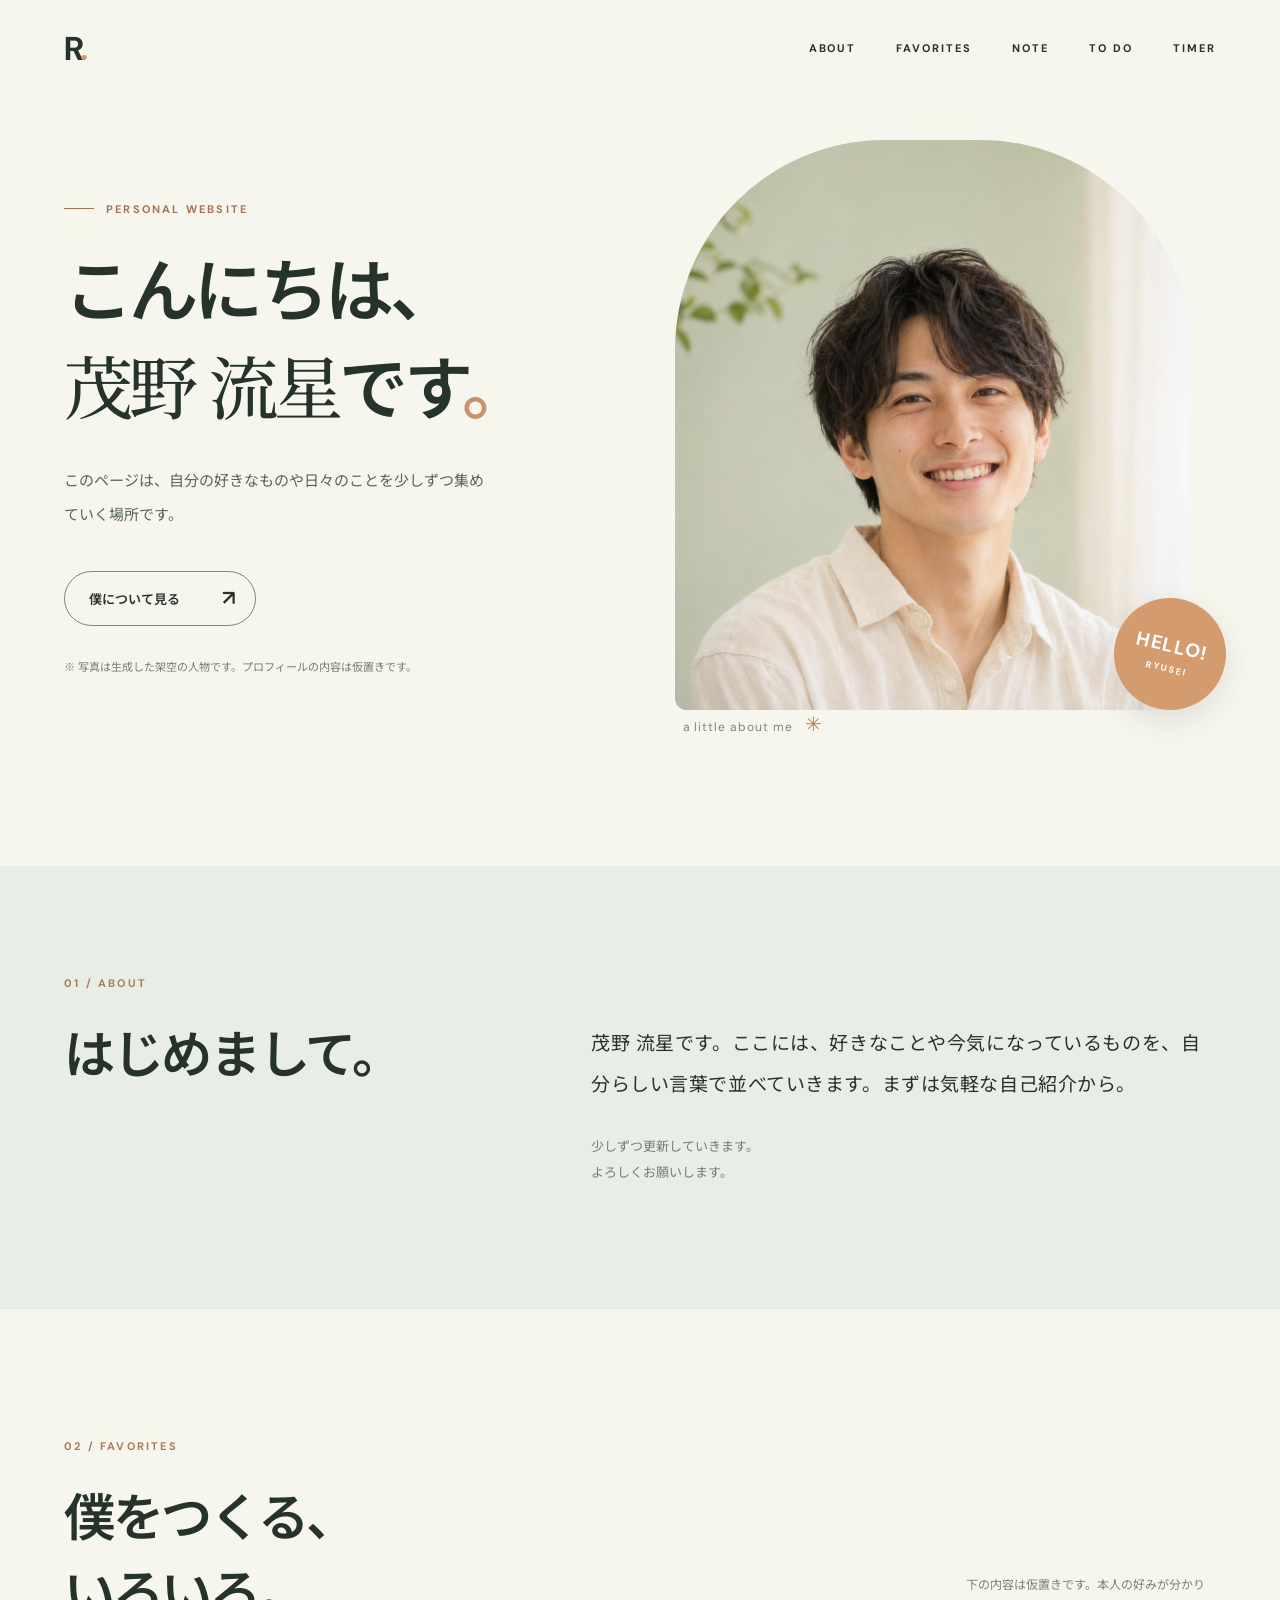
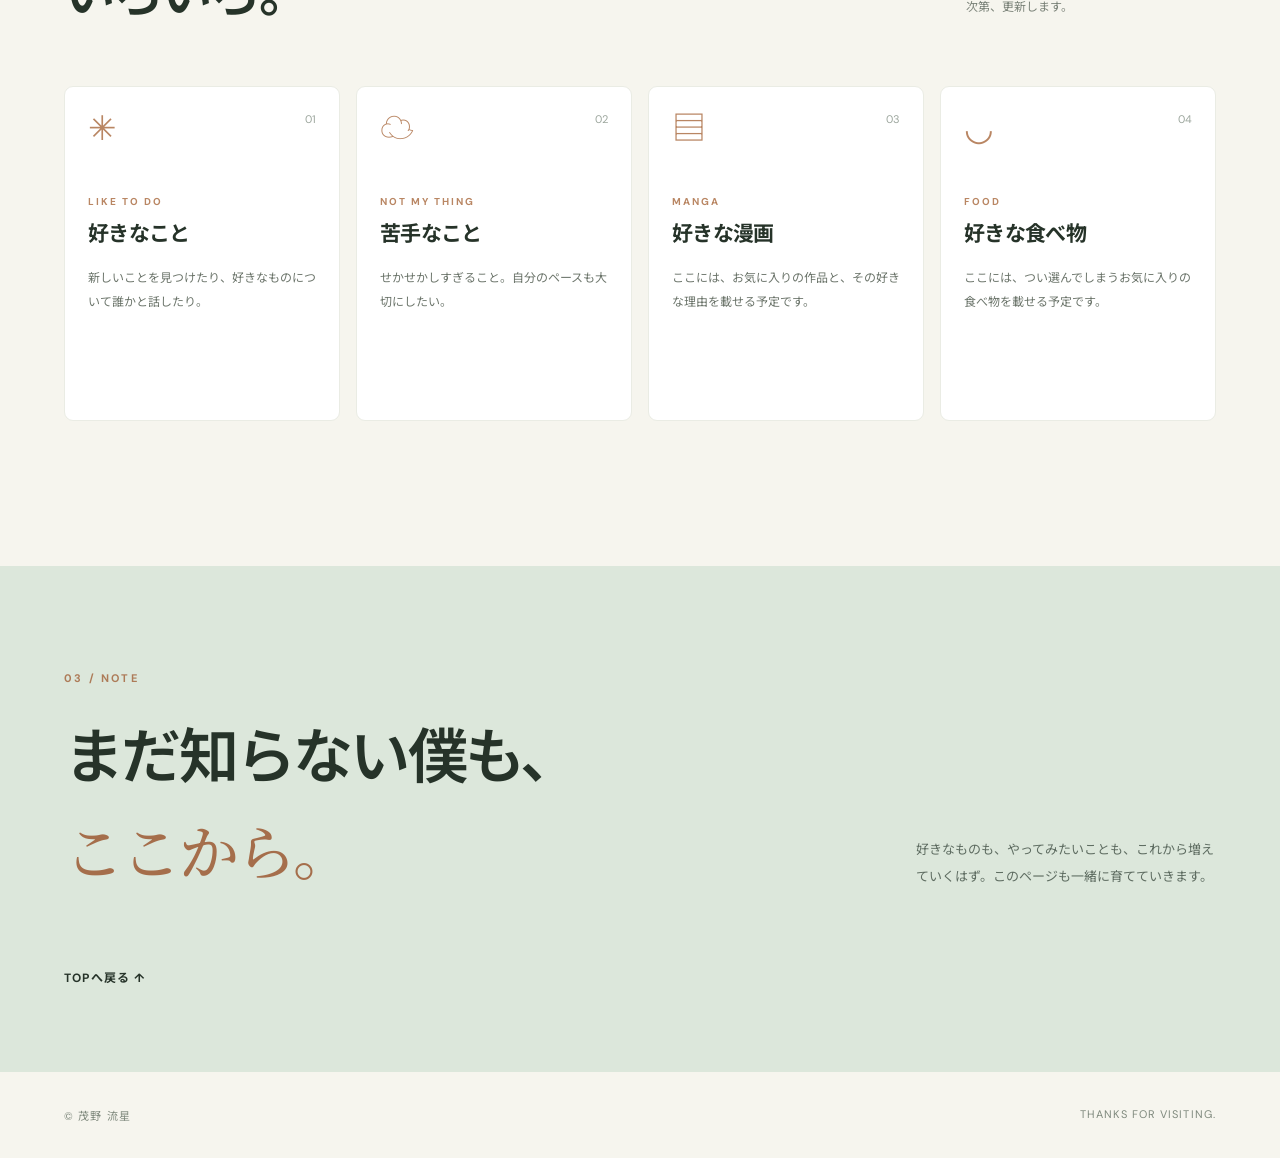
<file: index.html>
<!doctype html>
<html lang="ja">
  <head>
    <meta charset="utf-8" />
    <meta name="viewport" content="width=device-width, initial-scale=1" />
    <meta name="theme-color" content="#f6f5ee" />
    <meta name="description" content="茂野 流星のプロフィールページ。好きなことや日々のことを紹介します。" />
    <title>茂野 流星 | About me</title>
    <link rel="stylesheet" href="style.css" />
  </head>
  <body>
    <div class="site-shell">
      <header class="site-header">
        <a class="brand" href="#top" aria-label="ページの先頭へ">R<span>.</span></a>
        <nav aria-label="ページ内メニュー">
          <a href="#about">ABOUT</a>
          <a href="#favorites">FAVORITES</a>
          <a href="#note">NOTE</a>
          <a href="todo.html">TO DO</a>
          <a href="timer.html">TIMER</a>
        </nav>
      </header>

      <main id="top">
        <section class="hero" aria-labelledby="hero-title">
          <div class="hero-copy">
            <p class="eyebrow"><span class="eyebrow-line"></span> PERSONAL WEBSITE</p>
            <h1 id="hero-title">こんにちは、<br /><em>茂野 流星</em>です<span class="period">。</span></h1>
            <p class="hero-lead">このページは、自分の好きなものや日々のことを少しずつ集めていく場所です。</p>
            <a class="round-link" href="#about"><span>僕について見る</span><span aria-hidden="true">↗</span></a>
            <p class="draft-label">※ 写真は生成した架空の人物です。プロフィールの内容は仮置きです。</p>
          </div>
          <div class="hero-visual">
            <div class="portrait-frame"><img src="assets/portrait.png" alt="笑顔の架空の人物の生成画像" /></div>
            <span class="visual-note">a little about me <span aria-hidden="true">✳</span></span>
            <div class="photo-stamp">HELLO!<br /><span>RYUSEI</span></div>
          </div>
        </section>

        <section class="about section" id="about" aria-labelledby="about-title">
          <div class="section-heading"><p class="section-number">01 / ABOUT</p><h2 id="about-title">はじめまして。</h2></div>
          <div class="about-body"><p class="about-text">茂野 流星です。ここには、好きなことや今気になっているものを、自分らしい言葉で並べていきます。まずは気軽な自己紹介から。</p><p class="about-aside">少しずつ更新していきます。<br />よろしくお願いします。</p></div>
        </section>

        <section class="favorites section" id="favorites" aria-labelledby="favorites-title">
          <div class="section-heading"><p class="section-number">02 / FAVORITES</p><h2 id="favorites-title">僕をつくる、<br />いろいろ。</h2><p class="section-intro">下の内容は仮置きです。本人の好みが分かり次第、更新します。</p></div>
          <div class="card-grid">
            <article class="favorite-card"><div class="card-top"><span class="card-icon">✳</span><span class="card-index">01</span></div><p class="card-label">LIKE TO DO</p><h3>好きなこと</h3><p>新しいことを見つけたり、好きなものについて誰かと話したり。</p></article>
            <article class="favorite-card"><div class="card-top"><span class="card-icon">☁</span><span class="card-index">02</span></div><p class="card-label">NOT MY THING</p><h3>苦手なこと</h3><p>せかせかしすぎること。自分のペースも大切にしたい。</p></article>
            <article class="favorite-card"><div class="card-top"><span class="card-icon">▤</span><span class="card-index">03</span></div><p class="card-label">MANGA</p><h3>好きな漫画</h3><p>ここには、お気に入りの作品と、その好きな理由を載せる予定です。</p></article>
            <article class="favorite-card"><div class="card-top"><span class="card-icon">◡</span><span class="card-index">04</span></div><p class="card-label">FOOD</p><h3>好きな食べ物</h3><p>ここには、つい選んでしまうお気に入りの食べ物を載せる予定です。</p></article>
          </div>
        </section>

        <section class="note section" id="note" aria-labelledby="note-title"><p class="section-number">03 / NOTE</p><div class="note-content"><h2 id="note-title">まだ知らない僕も、<br /><em>ここから。</em></h2><p>好きなものも、やってみたいことも、これから増えていくはず。このページも一緒に育てていきます。</p></div><a href="#top" class="back-top">TOPへ戻る ↑</a></section>
      </main>
      <footer><span>© 茂野 流星</span><span>THANKS FOR VISITING.</span></footer>
    </div>
  </body>
</html>
</file>
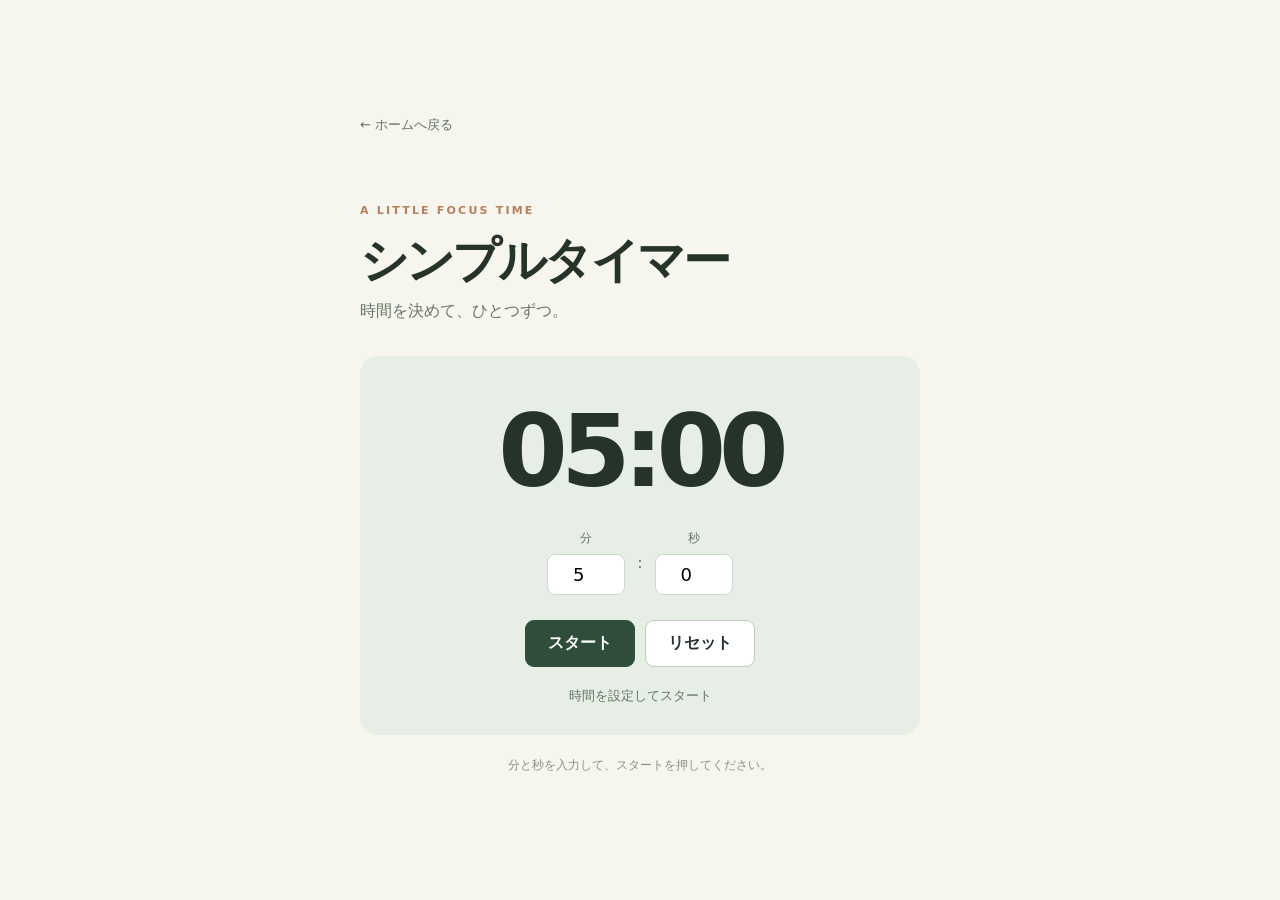
<file: timer.html>
<!doctype html>
<html lang="ja">
  <head>
    <meta charset="utf-8" />
    <meta name="viewport" content="width=device-width, initial-scale=1" />
    <meta name="theme-color" content="#f6f5ee" />
    <title>シンプルタイマー | 茂野 流星</title>
    <link rel="stylesheet" href="timer.css" />
    <script src="timer.js" defer></script>
  </head>
  <body>
    <main class="timer-app">
      <a class="back" href="index.html">← ホームへ戻る</a>
      <p class="eyebrow">A LITTLE FOCUS TIME</p>
      <h1>シンプルタイマー</h1>
      <p class="intro">時間を決めて、ひとつずつ。</p>
      <section class="timer-card" aria-label="タイマー">
        <div class="time" id="time" role="timer" aria-live="off">05:00</div>
        <div class="inputs" aria-label="時間を設定">
          <label>分 <input id="minutes" type="number" min="0" max="99" value="5" inputmode="numeric"></label>
          <span>:</span>
          <label>秒 <input id="seconds" type="number" min="0" max="59" value="0" inputmode="numeric"></label>
        </div>
        <div class="buttons">
          <button id="start" class="primary" type="button">スタート</button>
          <button id="reset" type="button">リセット</button>
        </div>
        <p id="message" class="message" aria-live="polite">時間を設定してスタート</p>
      </section>
      <p class="tip">分と秒を入力して、スタートを押してください。</p>
    </main>
  </body>
</html>
</file>
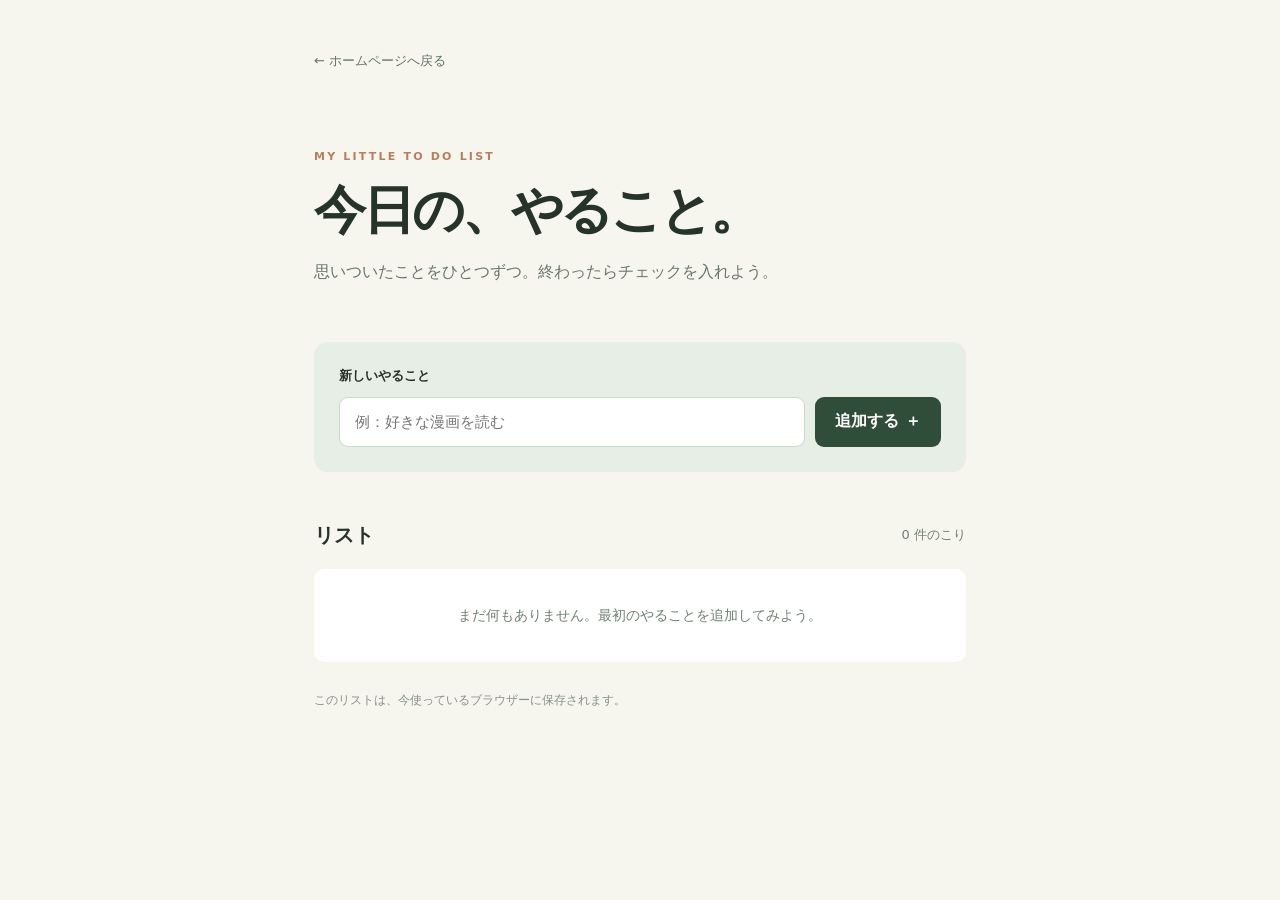
<file: todo.html>
<!doctype html>
<html lang="ja">
  <head>
    <meta charset="utf-8" />
    <meta name="viewport" content="width=device-width, initial-scale=1" />
    <title>やることリスト | GitHub練習</title>
    <link rel="stylesheet" href="todo.css" />
    <script src="todo.js" defer></script>
  </head>
  <body>
    <main class="app">
      <a class="back" href="index.html">← ホームページへ戻る</a>
      <p class="eyebrow">MY LITTLE TO DO LIST</p>
      <h1>今日の、やること。</h1>
      <p class="intro">思いついたことをひとつずつ。終わったらチェックを入れよう。</p>

      <form id="todo-form">
        <label for="todo-input">新しいやること</label>
        <div class="input-row">
          <input id="todo-input" name="todo" type="text" maxlength="100" placeholder="例：好きな漫画を読む" required />
          <button type="submit">追加する ＋</button>
        </div>
      </form>

      <section aria-labelledby="list-heading">
        <div class="list-heading"><h2 id="list-heading">リスト</h2><span id="remaining" aria-live="polite">0 件</span></div>
        <p id="empty-message" class="empty">まだ何もありません。最初のやることを追加してみよう。</p>
        <ul id="todo-list"></ul>
      </section>
      <p class="hint">このリストは、今使っているブラウザーに保存されます。</p>
    </main>
  </body>
</html>
</file>
<file: style.css>
@import url('https://fonts.googleapis.com/css2?family=DM+Sans:wght@400;500;600;700&family=Noto+Sans+JP:wght@400;500;600;700&family=Noto+Serif+JP:wght@500;600&display=swap');

:root{font-family:'DM Sans','Noto Sans JP',sans-serif;color:#263329;background:#f6f5ee;scroll-behavior:smooth}*{box-sizing:border-box}body{margin:0}a{color:inherit;text-decoration:none}img{display:block;max-width:100%}.site-shell{overflow:hidden}.site-header{height:96px;max-width:1280px;margin:auto;padding:0 5%;display:flex;align-items:center;justify-content:space-between}.brand{font-size:33px;font-weight:700;letter-spacing:-.11em}.brand span{color:#d29668}.site-header nav{display:flex;gap:40px;font-size:11px;font-weight:700;letter-spacing:.18em}.site-header nav a:hover,.back-top:hover{color:#ba7a50}.hero{max-width:1280px;margin:auto;padding:44px 5% 128px;display:grid;grid-template-columns:1fr 47%;gap:7%;align-items:center}.hero-copy{position:relative;z-index:1}.eyebrow,.section-number,.card-label{font-size:11px;font-weight:700;letter-spacing:.2em}.eyebrow{display:flex;align-items:center;gap:12px;color:#a37555}.eyebrow-line{width:30px;height:1px;background:#a37555}h1,h2,h3,p{margin-top:0}h1{font-size:clamp(42px,5.4vw,76px);line-height:1.34;letter-spacing:-.055em;font-weight:600;margin:30px 0 28px;white-space:nowrap}h1 em,.note h2 em{font-family:'Noto Serif JP',serif;font-style:normal;font-weight:500}.period{color:#c9946d}.hero-lead{font-size:15px;line-height:2.25;color:#58645a;max-width:420px;margin-bottom:38px}.round-link{display:inline-flex;align-items:center;justify-content:space-between;gap:42px;border:1px solid #788779;border-radius:100px;padding:16px 19px 16px 24px;font-size:13px;font-weight:600;transition:.2s}.round-link:hover{background:#263329;color:#fff}.round-link span:last-child{font-size:21px;line-height:1}.draft-label{max-width:410px;margin:32px 0 0;color:#747d72;font-size:11px;line-height:1.7}.hero-visual{position:relative;padding:0 26px 28px 0}.portrait-frame{height:570px;border-radius:210px 210px 12px 12px;overflow:hidden;background:#e6e8dc}.portrait-frame img{height:100%;width:100%;object-fit:cover;object-position:center 34%}.visual-note{position:absolute;bottom:1px;left:8px;color:#7d877b;font-size:12px;letter-spacing:.08em}.visual-note span{color:#bc825d;font-size:20px;margin-left:8px}.photo-stamp{position:absolute;right:-10px;bottom:28px;width:112px;height:112px;border-radius:50%;display:flex;flex-direction:column;justify-content:center;align-items:center;transform:rotate(13deg);background:#d49b6f;color:#fff;font-weight:700;font-size:19px;letter-spacing:.05em;box-shadow:0 10px 30px #4d4f3822}.photo-stamp span{font-size:9px;letter-spacing:.2em;margin-top:5px}.section{padding:110px max(5%,calc((100vw - 1152px)/2))}.about{display:grid;grid-template-columns:1fr 1.4fr;gap:7%;background:#e8eee5}.section-number{color:#ad7b58;margin-bottom:28px}.section-heading h2,.note h2{font-size:clamp(34px,4vw,52px);line-height:1.5;letter-spacing:-.045em;font-weight:600;margin:0}.about-body{padding-top:48px}.about-text{font-size:19px;line-height:2.15;letter-spacing:.03em;max-width:620px}.about-aside{color:#718075;font-size:13px;line-height:2;margin-top:28px}.favorites{max-width:1280px;margin:auto;padding-top:130px;padding-bottom:145px}.favorites .section-heading{position:relative;margin-bottom:52px}.section-intro{position:absolute;right:0;bottom:4px;color:#7a8278;font-size:12px;line-height:1.8;max-width:250px}.card-grid{display:grid;grid-template-columns:repeat(4,1fr);gap:16px}.favorite-card{min-height:335px;background:#fff;border:1px solid #eaece4;border-radius:9px;padding:25px 23px 30px;transition:transform .2s,box-shadow .2s}.favorite-card:hover{transform:translateY(-5px);box-shadow:0 15px 35px #2533260d}.card-top{display:flex;justify-content:space-between;align-items:start;margin-bottom:49px}.card-icon{font-size:34px;line-height:1;color:#b98663}.card-index{font-size:11px;color:#9ca69d}.card-label{color:#b98663;margin-bottom:9px;font-size:10px}.favorite-card h3{font-size:21px;letter-spacing:-.03em;margin-bottom:18px}.favorite-card>p:last-child{font-size:12px;color:#6c756b;line-height:2;margin:0}.note{background:#dce7db;position:relative;padding-top:105px;padding-bottom:85px}.note-content{display:flex;justify-content:space-between;align-items:end;gap:10%}.note h2{font-size:clamp(36px,4.7vw,62px)}.note h2 em{color:#a56e4b}.note-content p{width:300px;font-size:13px;line-height:2.1;color:#5e6c61;margin-bottom:9px}.back-top{display:inline-block;margin-top:68px;font-size:12px;font-weight:700;letter-spacing:.1em}footer{max-width:1280px;margin:auto;padding:35px 5%;display:flex;justify-content:space-between;color:#7f897d;font-size:11px;letter-spacing:.1em}@media(max-width:800px){.site-header{height:72px}.site-header nav{gap:15px;font-size:9px}.hero{padding-top:28px;padding-bottom:80px;grid-template-columns:1fr;gap:55px}.hero-copy{order:2}.hero-visual{order:1;width:min(82%,430px);margin:auto}.portrait-frame{height:430px}.hero h1{font-size:clamp(40px,10vw,65px)}.section{padding:80px 6%}.about{grid-template-columns:1fr;gap:0}.about-body{padding-top:30px}.favorites{padding:90px 6%}.card-grid{grid-template-columns:repeat(2,1fr)}.section-intro{position:static;margin:20px 0 0}.note-content{display:block}.note-content p{margin-top:28px;max-width:100%}}@media(max-width:480px){.site-header{padding:0 6%}.site-header nav{gap:11px;letter-spacing:.06em}.hero{padding-left:6%;padding-right:6%}.hero-visual{width:88%}.portrait-frame{height:350px}.photo-stamp{width:88px;height:88px;font-size:16px;right:-15px}.hero h1{font-size:40px}.card-grid{grid-template-columns:1fr}.favorite-card{min-height:260px}.card-top{margin-bottom:25px}.about-text{font-size:16px}.note h2{font-size:35px}footer{padding:28px 6%;font-size:9px}}
</file>
<file: timer.css>
:root{font-family:system-ui,-apple-system,"Noto Sans JP",sans-serif;color:#263329;background:#f6f5ee}*{box-sizing:border-box}body{margin:0;min-height:100vh;display:grid;place-items:center;padding:24px}.timer-app{width:min(100%,560px)}.back{font-size:13px;color:#637366;text-decoration:none}.back:hover{text-decoration:underline}.eyebrow{margin:70px 0 12px;font-size:11px;font-weight:700;letter-spacing:.2em;color:#b6805e}h1{font-size:clamp(32px,7vw,48px);letter-spacing:-.06em;margin:0 0 8px}.intro{color:#68766b;margin:0 0 34px}.timer-card{padding:36px 24px 28px;background:#e7eee5;border-radius:18px;text-align:center}.time{font-size:clamp(64px,18vw,100px);font-variant-numeric:tabular-nums;font-weight:600;letter-spacing:-.07em;line-height:1.2}.inputs{display:flex;align-items:center;justify-content:center;gap:12px;margin:18px auto 25px;color:#68766b}.inputs label{display:grid;gap:7px;font-size:12px}.inputs input{width:78px;border:1px solid #cdd9cd;border-radius:8px;padding:9px;text-align:center;font:inherit;font-size:18px;background:#fff}.buttons{display:flex;justify-content:center;gap:10px}.buttons button{border:1px solid #bdcbbd;border-radius:9px;padding:12px 22px;background:#fff;color:#263329;font:inherit;font-weight:700;cursor:pointer}.buttons button:hover{filter:brightness(.96)}.buttons .primary{background:#2f4d38;color:#fff;border-color:#2f4d38}.message{min-height:1.5em;margin:20px 0 0;color:#637366;font-size:13px}.tip{margin-top:22px;color:#879288;font-size:12px;text-align:center}button:focus-visible,input:focus-visible,a:focus-visible{outline:3px solid #d7a57d;outline-offset:2px}
</file>
<file: todo.css>
:root{font-family:system-ui,-apple-system,"Noto Sans JP",sans-serif;color:#263329;background:#f6f5ee}*{box-sizing:border-box}body{margin:0}.app{max-width:700px;margin:auto;padding:50px 24px 100px}.back{font-size:13px;color:#637366;text-decoration:none}.back:hover{text-decoration:underline}.eyebrow{margin:80px 0 13px;font-size:11px;letter-spacing:.2em;font-weight:700;color:#b6805e}h1{font-size:clamp(32px,7vw,52px);letter-spacing:-.06em;margin:0 0 12px}h2{font-size:20px;margin:0}.intro{color:#68766b;line-height:1.8;margin:0 0 55px}form{background:#e7eee5;padding:25px;border-radius:14px}label{display:block;font-size:13px;font-weight:700;margin-bottom:12px}.input-row{display:flex;gap:10px}input{min-width:0;flex:1;border:1px solid #cdd9cd;background:#fff;border-radius:9px;padding:15px;font:inherit;font-size:15px}input:focus-visible,button:focus-visible,a:focus-visible{outline:3px solid #d7a57d;outline-offset:2px}button{border:0;border-radius:9px;background:#2f4d38;color:#fff;padding:0 20px;font:inherit;font-weight:700;cursor:pointer}button:hover{background:#476a50}.list-heading{display:flex;justify-content:space-between;align-items:center;margin:50px 0 20px}.list-heading span{font-size:13px;color:#718074}.empty{padding:34px 20px;text-align:center;color:#718074;background:#fff;border-radius:10px;font-size:14px;line-height:1.8}ul{list-style:none;margin:0;padding:0}li{display:flex;align-items:center;gap:13px;padding:15px 17px;margin-bottom:9px;background:#fff;border-radius:10px;box-shadow:0 2px 10px #2633290a}li input{flex:none;width:19px;height:19px;accent-color:#3f6949}li span{flex:1;overflow-wrap:anywhere}li.done span{text-decoration:line-through;color:#8a958b}.delete{background:transparent;color:#a2684e;padding:6px 8px;font-size:12px}.delete:hover{background:#f5e9e2}.hint{font-size:12px;color:#879288;margin-top:30px}@media(max-width:480px){.app{padding-top:30px}.eyebrow{margin-top:60px}.input-row{flex-direction:column}button[type=submit]{padding:13px}}
</file>
